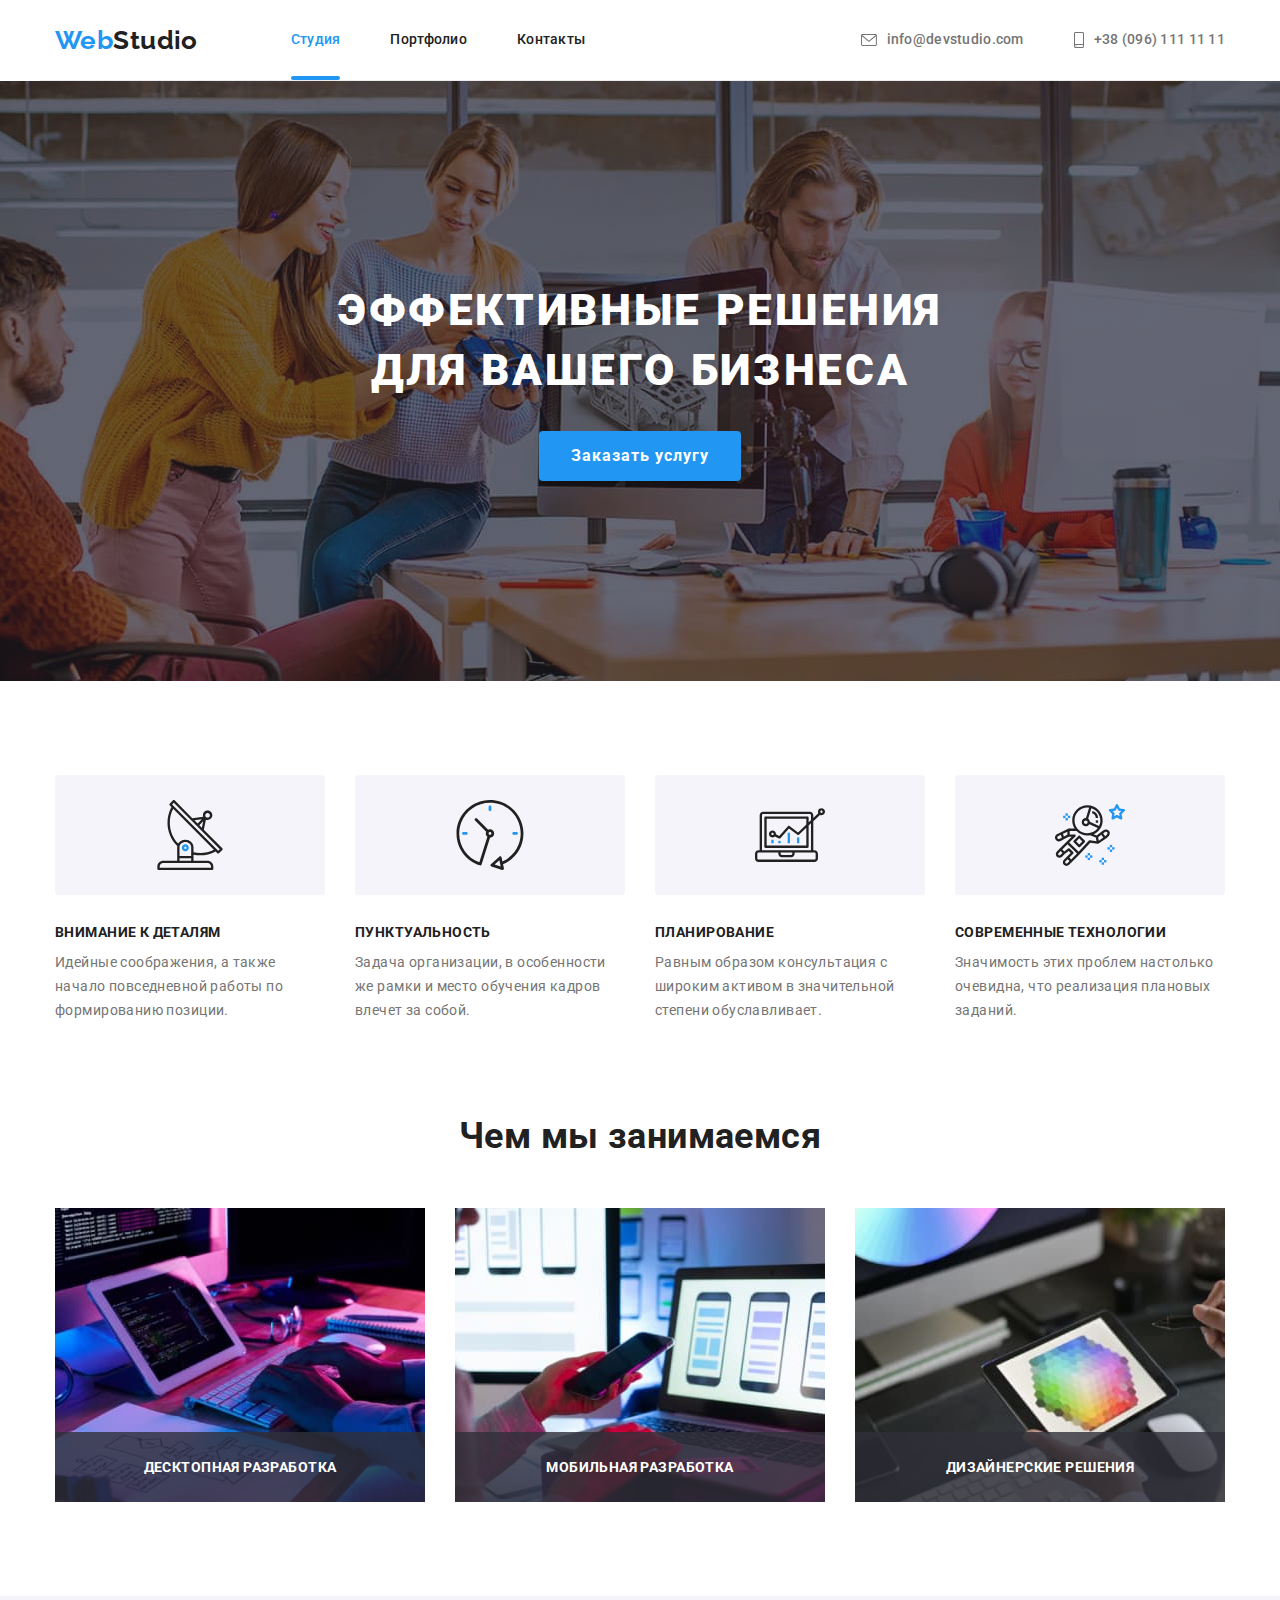
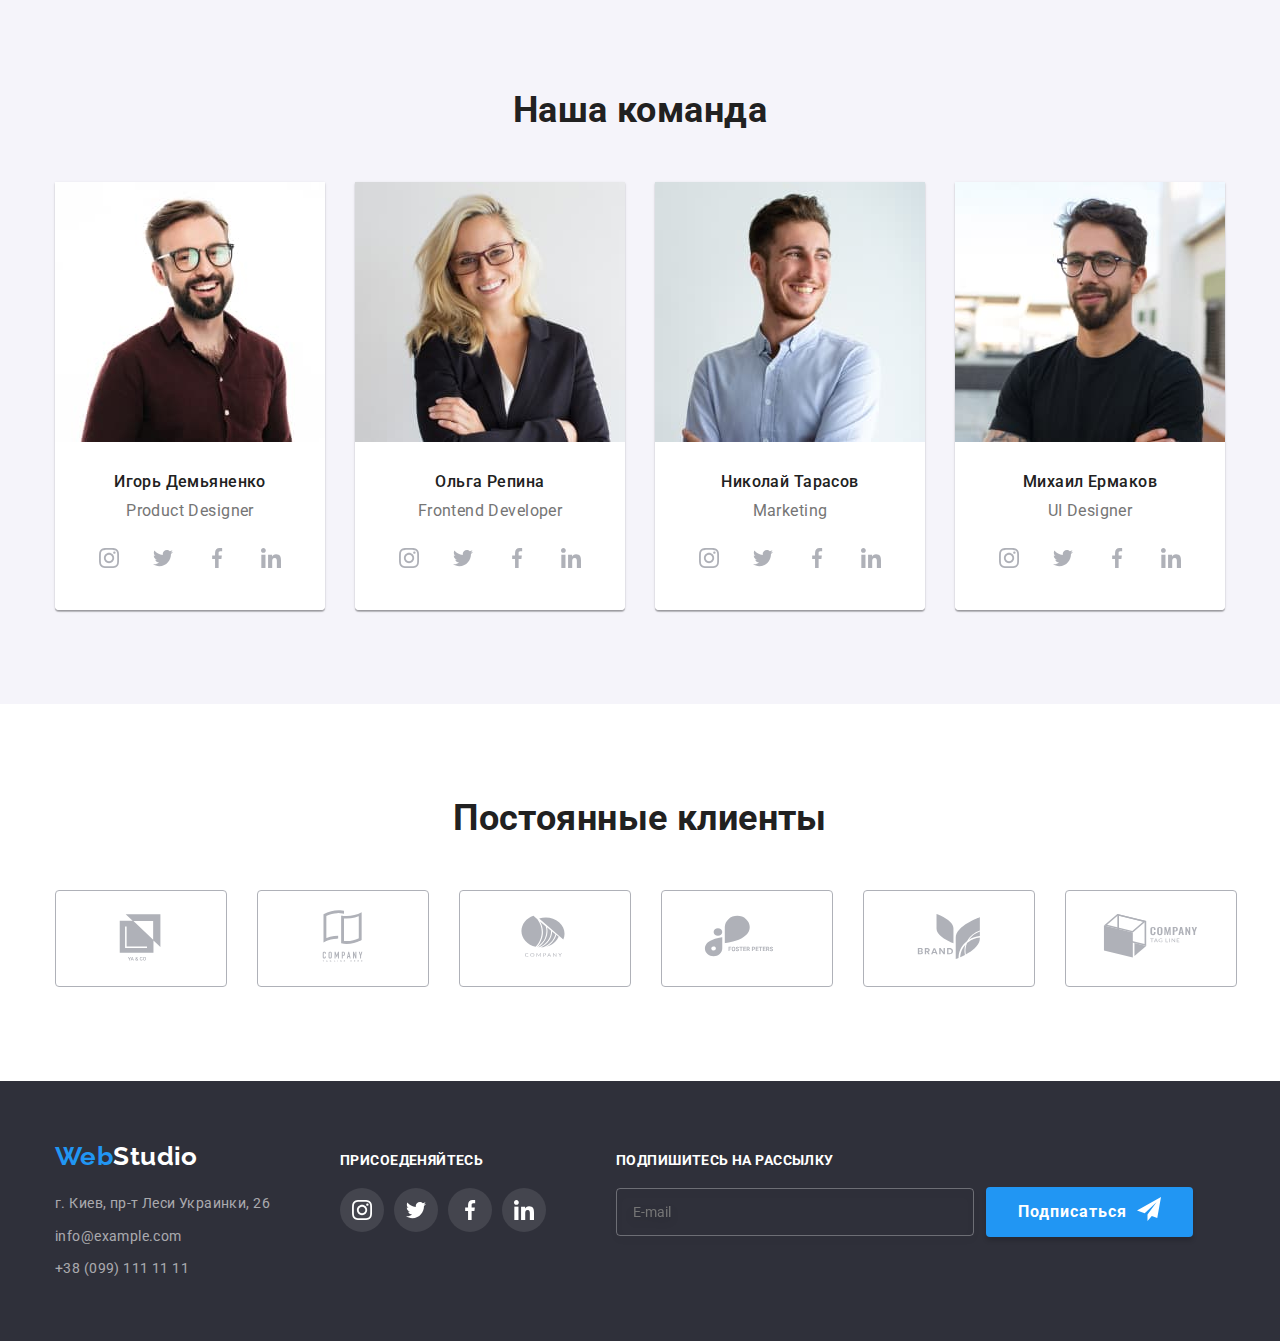
<file: index.html>
<!DOCTYPE html>
<html lang="ru">

<head>
	<meta charset="UTF-8">
	<meta http-equiv="X-UA-Compatible" content="IE=edge">
	<meta name="viewport" content="width=device-width, initial-scale=1.0">
	<title>Веб-студия</title>
	<link rel="icon" href="./images/ws.svg" sizes="512x512" type="image/svg">

	<link rel="preconnect" href="https://fonts.googleapis.com">
	<link rel="preconnect" href="https://fonts.gstatic.com" crossorigin>
	<link
		href="https://fonts.googleapis.com/css2?family=Raleway:wght@700&family=Roboto:wght@400;500;700;900&display=swap"
		rel="stylesheet">

	<link rel="stylesheet" href="https://cdnjs.cloudflare.com/ajax/libs/modern-normalize/1.1.0/modern-normalize.min.css">

	<link rel="stylesheet" href="./css/style.css">
</head>


<body>
	<!-- верхняя линия -->
	<header class="header-section container">
		<nav>
			<a class="logo" href="./index.html" lang="en"><span class="logo-1">Web</span>Studio</a>
			<ul class="nav">
				<li class="nav-item"><a class="nav__link link current" href="./index.html">Студия</a></li>
				<li class="nav-item"><a class="nav__link link" href="./portfolio.html">Портфолио</a></li>
				<li class="nav-item"><a class="nav__link link" href="./index.html">Контакты</a></li>
			</ul>
		</nav>

		<ul class="contacts">
			<li class="contacts-item">
				<a class="contacts-link link" href="mailto:info@devstudio.com">
					<svg class="contacts-icon envelope" width="16" height="12">
						<use href="./images/sprite.svg#envelope"></use>
					</svg>info@devstudio.com</a>
			</li>
			<li class="contacts-item">
				<a class="contacts-link link" href="tel:+380961111111">
					<svg class="contacts-icon" width="10" height="16">
						<use href="./images/sprite.svg#phone"></use>
					</svg>+38 (096) 111 11 11</a>
			</li>
		</ul>
	</header>

	<main>
		<!-- Шапка -->
		<section class="hero-section">
			<!-- Герой -->
			<div class="container">
				<h1 class="hero-title">Эффективные решения для вашего бизнеса</h1>
				<button type="button" class="btn hero-button" data-modal-open>Заказать услугу</button>

			</div>
		</section>

		<!-- Особенности -->
		<section class="section features-section">
			<div class="container">

				<h2 class="visibility-hiden">Особенности</h2>
				<ul class="features">
					<li class="features-item">
						<div class="features-svg-box">
							<svg class="features-svg" height="70" width="70">
								<use href="./images/sprite.svg#antenna"></use>
							</svg>
						</div>
						<h3 class="features__title">Внимание к деталям</h3>
						<p class="features__text">Идейные соображения, а также начало повседневной работы по формированию
							позиции.</p>
					</li>
					<li class="features-item">
						<div class="features-svg-box">
							<svg class="features-svg" height="70" width="70">
								<use href="./images/sprite.svg#clock"></use>
							</svg>
						</div>
						<h3 class="features__title">Пунктуальность</h3>
						<p class="features__text">Задача организации, в особенности же рамки и место обучения кадров влечет
							за
							собой.</p>
					</li>
					<li class="features-item">
						<div class="features-svg-box">
							<svg class="features-svg" height="70" width="70">
								<use href="./images/sprite.svg#diagram"></use>
							</svg>
						</div>
						<h3 class="features__title">Планирование</h3>
						<p class="features__text">Равным образом консультация с широким активом в значительной степени
							обуславливает.</p>
					</li>
					<li class="features-item">
						<div class="features-svg-box">
							<svg class="features-svg" height="70" width="70">
								<use href="./images/sprite.svg#astronaut"></use>
							</svg>
						</div>
						<h3 class="features__title">Современные технологии</h3>
						<p class="features__text">Значимость этих проблем настолько очевидна, что реализация плановых
							заданий.
						</p>
					</li>
				</ul>
			</div>
		</section>

		<!-- Чем мы занимаемся -->
		<section class="section skill-section">

			<div class="container">
				<h2 class="skill-title">Чем мы занимаемся</h2>
				<ul class="skill">
					<li class="skill-item">
						<img class="skill-img" src="./images/img.jpg" height="294" width="370" alt="Десктопная разработка">
						<div class="label">
							<h3 class="skill-name">Десктопная разработка</h3>
						</div>
					</li>
					<li class="skill-item">
						<img class="skill-img" src="./images/img-1.jpg" height="294" width="370" alt="Мобильная разработка">
						<div class="label">
							<h3 class="skill-name">Мобильная разработка</h3>
						</div>
					</li>
					<li class="skill-item">
						<img class="skill-img" src="./images/img-2.jpg" height="294" width="370" alt="Дизайнерские решения">
						<div class="label">
							<h3 class="skill-name">Дизайнерские решения</h3>
						</div>
					</li>
				</ul>
			</div>
		</section>


		<!-- Наша команда -->
		<section class="workers-section section">
			<div class="container">

				<h2 class="workers-section__title">Наша команда</h2>
				<ul class="workers">
					<li class="workers__card">
						<img src="./images/workers/img-3.jpg" height="260" width="270" alt="Фото Игоря Демьяненко">
						<div class="card-content">
							<h3 class="workers__card-title">Игорь Демьяненко</h3>
							<p class="workers__card-text">Product Designer</p>
							<ul class="card-media">
								<li class="media-item">
									<a href="www.instagram.com" class="media-link"><svg class="icon">
											<use href="./images/sprite.svg#instagram"></use>
										</svg>
									</a>
								</li>
								<li class="media-item">
									<a href="twitter.com" class="media-link"><svg class="icon">
											<use href="./images/sprite.svg#twitter">
											</use>
										</svg></a>
								</li>
								<li class="media-item">
									<a href="" class="media-link"><svg class="icon">
											<use href="./images/sprite.svg#facebook">
											</use>
										</svg></a>
								</li>
								<li class="media-item">
									<a href="https://www.linkedin.com" class="media-link"><svg class="icon">
											<use href="./images/sprite.svg#linkedin">
											</use>
										</svg></a>
								</li>
							</ul>
						</div>
					</li>

					<li class="workers__card">
						<img src="./images/workers/img-4.jpg" height="260" width="270" alt="Фото Ольги Репиной">
						<div class="card-content">
							<h3 class="workers__card-title">Ольга Репина</h3>
							<p class="workers__card-text">Frontend Developer</p>
							<ul class="card-media">
								<li class="media-item">
									<a href="www.instagram.com" class="media-link"><svg class="icon">
											<use href="./images/sprite.svg#instagram"></use>
										</svg>
									</a>
								</li>
								<li class="media-item">
									<a href="twitter.com" class="media-link"><svg class="icon">
											<use href="./images/sprite.svg#twitter">
											</use>
										</svg></a>
								</li>
								<li class="media-item">
									<a href="" class="media-link"><svg class="icon">
											<use href="./images/sprite.svg#facebook">
											</use>
										</svg></a>
								</li>
								<li class="media-item">
									<a href="https://www.linkedin.com" class="media-link"><svg class="icon">
											<use href="./images/sprite.svg#linkedin">
											</use>
										</svg></a>
								</li>
							</ul>
						</div>
					</li>

					<li class="workers__card">
						<img src="./images/workers/img-5.jpg" height="260" width="270" alt="Фото Николая Тарасова">
						<div class="card-content">
							<h3 class="workers__card-title">Николай Тарасов</h3>
							<p class="workers__card-text">Marketing</p>
							<ul class="card-media">
								<li class="media-item">
									<a href="www.instagram.com" class="media-link"><svg class="icon">
											<use href="./images/sprite.svg#instagram"></use>
										</svg>
									</a>
								</li>
								<li class="media-item">
									<a href="twitter.com" class="media-link"><svg class="icon">
											<use href="./images/sprite.svg#twitter">
											</use>
										</svg></a>
								</li>
								<li class="media-item">
									<a href="" class="media-link"><svg class="icon">
											<use href="./images/sprite.svg#facebook">
											</use>
										</svg></a>
								</li>
								<li class="media-item">
									<a href="https://www.linkedin.com" class="media-link"><svg class="icon">
											<use href="./images/sprite.svg#linkedin">
											</use>
										</svg></a>
								</li>
							</ul>
						</div>
					</li>

					<li class="workers__card">
						<img src="./images/workers/img-6.jpg" height="260" width="270" alt="Фото Михаила Ермакова">
						<div class="card-content">
							<h3 class="workers__card-title">Михаил Ермаков</h3>
							<p class="workers__card-text">UI Designer</p>
							<ul class="card-media">
								<li class="media-item">
									<a href="www.instagram.com" class="media-link">
										<svg class="icon">
											<use href="./images/sprite.svg#instagram"></use>
										</svg>
									</a>
								</li>
								<li class="media-item">
									<a href="twitter.com" class="media-link"><svg class="icon">
											<use href="./images/sprite.svg#twitter">
											</use>
										</svg></a>
								</li>
								<li class="media-item">
									<a href="" class="media-link"><svg class="icon">
											<use href="./images/sprite.svg#facebook">
											</use>
										</svg></a>
								</li>
								<li class="media-item">
									<a href="https://www.linkedin.com" class="media-link">
										<svg class="icon">
											<use href="./images/sprite.svg#linkedin">
											</use>
										</svg></a>
								</li>
							</ul>
						</div>
					</li>
				</ul>
			</div>
		</section>

		<!-- Постоянные клиенты -->
		<section class="client-section section">
			<div class="container">
				<h2 class="client-title">Постоянные клиенты</h2>
				<ul class="clients">
					<li class="client-item">
						<a class="client-link" href="#">
							<svg class="client-logo" height="60" width="106">
								<use href="./images/sprite.svg#logo"></use>
							</svg>
						</a>
					</li>
					<li class="client-item">
						<a class="client-link" href="#">
							<svg class="client-logo" height="60" width="106">
								<use href="./images/sprite.svg#logo-1"></use>
							</svg>
						</a>
					</li>
					<li class="client-item">
						<a class="client-link" href="#">
							<svg class="client-logo" height="60" width="106">
								<use href="./images/sprite.svg#logo-2"></use>
							</svg>
						</a>
					</li>
					<li class="client-item">
						<a class="client-link" href="#">
							<svg class="client-logo" height="60" width="106">
								<use href="./images/sprite.svg#logo-3"></use>
							</svg>
						</a>
					</li>
					<li class="client-item">
						<a class="client-link" href="#">
							<svg class="client-logo" height="60" width="106">
								<use href="./images/sprite.svg#logo-4"></use>
							</svg>
						</a>
					</li>
					<li class="client-item">
						<a class="client-link" href="#">
							<svg class="client-logo" height="60" width="106">
								<use href="./images/sprite.svg#logo-5"></use>
							</svg>
						</a>
					</li>
				</ul>
			</div>
		</section>
	</main>

	<!-- Подвал -->
	<footer class="footer-section">

		<div class="container footer-container">
			<div class="address">
				<a class="logo logo--contrast" href="./index.html">
					<span class="logo-1">Web</span>Studio</a>
				<address>
					<ul class="address">
						<li class="address-item street">
							<a class="address-link link" target="_blank"
								href="https://www.google.com.ua/maps/place/бул.+Леси+Украинки,+26,+Киев">
								г. Киев, пр-т Леси Украинки, 26</a>
						</li>
						<li class="address-item"><a class="address-link link"
								href="mailto:info@example.com">info@example.com</a>
						</li>
						<li class="address-item"><a class="address-link link" href="tel:+380991111111">+38 (099) 111 11 11</a>
						</li>
					</ul>
				</address>
			</div>

			<div class="join">
				<h2 class="join-title">Присоеденяйтесь</h2>
				<ul class="join-list">
					<li class="join-item">
						<a class="join-link" href="https://www.instagram.com">
							<svg class="icon">
								<use href="./images/sprite.svg#instagram">
								</use>
							</svg></a>
					</li>
					<li class="join-item">
						<a class="join-link" href="https://twitter.com">
							<svg class="icon">
								<use href="./images/sprite.svg#twitter">
								</use>
							</svg></a>
					</li>
					<li class="join-item">
						<a class="join-link" href="https://www.facebook.com">
							<svg class="icon">
								<use href="./images/sprite.svg#facebook">
								</use>
							</svg></a>
					</li>
					<li class="join-item">
						<a class="join-link" href="https://www.linkedin.com">
							<svg class="icon">
								<use href="./images/sprite.svg#linkedin">
								</use>
							</svg></a>
					</li>
				</ul>
			</div>
			<div class="subscribe">
				<h2 class="subscribe-title">Подпишитесь на рассылку</h2>
				<form class="footer-form">
					<input class="footer-input" type="email" placeholder="E-mail">
					<button class="footer-btn btn" type="submit">Подписаться
						<svg class="subscribe-btn-svg" width="24" height="24">
							<use href="./images/sprite.svg#telegram-plane"></use>
						</svg>
					</button>
				</form>
			</div>
		</div>
	</footer>

	<div class="backdrop is-hidden" data-modal>
		<div class="modal">
			<button type="button" class="modal-close" data-modal-close>
				<svg width="11" height="11">
					<use href="./images/sprite.svg#cross"></use>
				</svg>
			</button>
			<h2 class="modal-title">Оставьте свои данные, мы вам перезвоним</h2>
			<form class="form" autocomplete="on">
				<label class="form-field">Имя
					<input class="form-input" type="text" name="name">
					<svg class="form-input-svg" width="18" height="18">
						<use href="./images/sprite.svg#form-person"></use>
					</svg>
				</label>

				<label class="form-field">Телефон
					<input class="form-input" type="tel" name="tel">
					<svg class="form-input-svg" width="18" height="18">
						<use href="./images/sprite.svg#form-phone"></use>
					</svg>
				</label>

				<label class="form-field">Почта
					<input class="form-input" type="email" name="mail">
					<svg class="form-input-svg" width="18" height="18">
						<use href="./images/sprite.svg#form-mail"></use>
					</svg>
				</label>

				<label class="form-field">Комментарий
					<textarea class="form-input comment" name="comment" id="comment" rows="8"
						placeholder="Введите текст"></textarea>
				</label>

				<label class="form-field-policy">
					<input class="form-checkbox" type="checkbox">
					<span class="checkbox-icon"></span>
					Соглашаюсь с рассылкой и принимаю <a href="#" class="policy-link">Условия
						договора</a>
				</label>

				<button class="submit-btn btn" type="submit">Отправить</button>
			</form>

		</div>
	</div>

	<script src="./js/modal.js"></script>
</body>

</html>
</file>
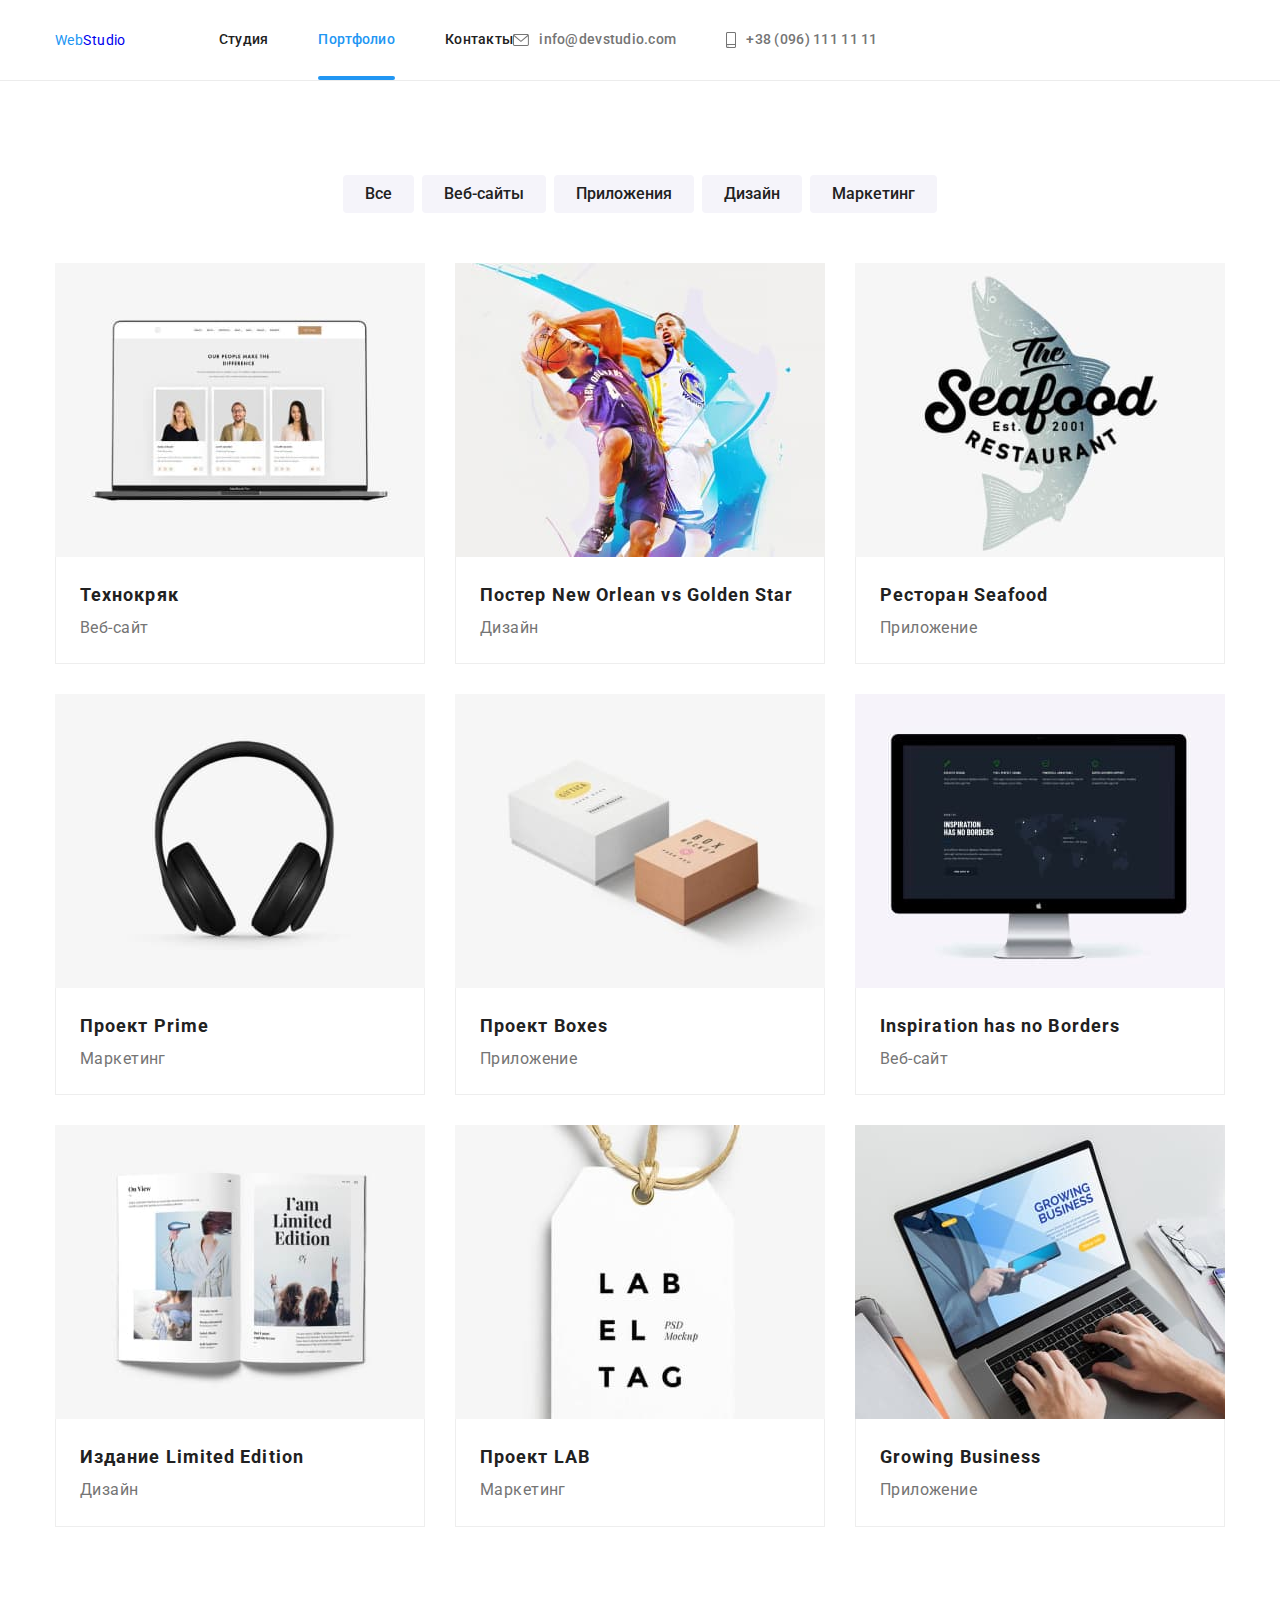
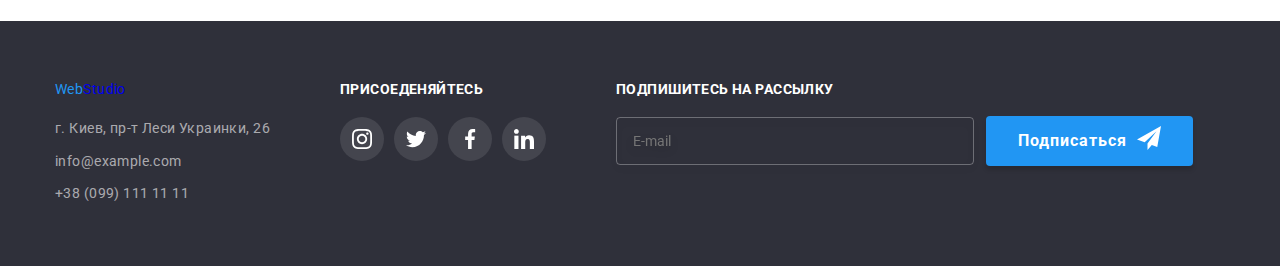
<file: portfolio.html>
<!DOCTYPE html>
<html lang="ru">

<head>
	<meta charset="UTF-8">
	<meta http-equiv="X-UA-Compatible" content="IE=edge">
	<meta name="viewport" content="width=device-width, initial-scale=1.0">
	<title>Портфолио</title>
	<link rel="icon" href="./images/ws.svg" sizes="512x512" type="image/svg">

	<link rel="preconnect" href="https://fonts.googleapis.com">
	<link rel="preconnect" href="https://fonts.gstatic.com" crossorigin>
	<link
		href="https://fonts.googleapis.com/css2?family=Raleway:wght@700&family=Roboto:wght@400;500;700;900&display=swap"
		rel="stylesheet">

	<link rel="stylesheet" href="https://cdnjs.cloudflare.com/ajax/libs/modern-normalize/1.1.0/modern-normalize.min.css">

	<link rel="stylesheet" href="./css/style.css">
</head>

<body>
	<header class="header-section">
		<div class="container flex">
			<nav>
				<a class="nav__logo" href="./index.html"><span class="logo-1">Web</span>Studio</a>
				<ul class="nav">
					<li class="nav-item"><a class="nav__link link" href="./index.html">Студия</a></li>
					<li class="nav-item"><a class="nav__link link current" href="./portfolio.html">Портфолио</a></li>
					<li class="nav-item"><a class="nav__link link" href="./index.html">Контакты</a></li>
				</ul>
			</nav>

			<ul class="contacts">
				<li class="contacts-item">
					<a class="contacts-link link" href="mailto:info@devstudio.com">
						<svg class="contacts-icon envelope" width="16" height="12">
							<use href="./images/sprite.svg#envelope"></use>
						</svg>info@devstudio.com</a>
				</li>
				<li class="contacts-item">
					<a class="contacts-link link" href="tel:+380961111111">
						<svg class="contacts-icon" width="10" height="16">
							<use href="./images/sprite.svg#phone"></use>
						</svg>+38 (096) 111 11 11</a>
				</li>
			</ul>
		</div>
	</header>

	<main>
		<section class="section">
			<div class="container">

				<h1 class="visibility-hiden">Проэкты</h1>

				<!-- Фильтр -->
				<ul class="filter-section">
					<li class="filter-item">
						<button type="button" class="filter__button">Все</button>
					</li>
					<li class="filter-item">
						<button type="button" class="filter__button">Веб-сайты</button>
					</li>
					<li class="filter-item">
						<button type="button" class="filter__button">Приложения</button>
					</li>
					<li class="filter-item">
						<button type="button" class="filter__button">Дизайн</button>
					</li>
					<li class="filter-item">
						<button type="button" class="filter__button">Маркетинг</button>
					</li>
				</ul>

				<!-- Проэкты-->
				<ul class="projects-section">
					<li class="project-item">
						<article>
							<a class="project-link" href="#">
								<div class="project-thumb"><img src="./images/portfolio/img.jpg" height="294" width="370"
										alt="Технокряк">
									<p class="project-description">Технокряк это современная площадка распространения
										коронавируса.
										Компании используют эту платформу для цифрового шпионажа и атак на защищённые сервера
										конкурентов.</p>
								</div>
								<div class="project-content">
									<h2 class="project-title">Технокряк</h2>
									<p class="project-text">Веб-сайт</p>
								</div>
							</a>
						</article>
					</li>
					<li class="project-item">
						<article>
							<a class="project-link" href="#">
								<div class="project-thumb">
									<img src="./images/portfolio/img-1.jpg" height="294" width="370"
										alt="Постер New Orlean vs Golden Star">
									<p class="project-description">Технокряк это современная площадка распространения
										коронавируса.
										Компании используют эту платформу для цифрового шпионажа и атак на защищённые сервера
										конкурентов.</p>
								</div>
								<div class="project-content">
									<h2 class="project-title">Постер New Orlean vs Golden Star</h2>
									<p class="project-text">Дизайн</p>
								</div>
							</a>
						</article>
					</li>
					<li class="project-item">
						<article>
							<a class="project-link" href="#">
								<div class="project-thumb">
									<img src="./images/portfolio/img-2.jpg" height="294" width="370" alt="Ресторан Seafood">
									<p class="project-description">Технокряк это современная площадка распространения
										коронавируса.
										Компании используют эту платформу для цифрового шпионажа и атак на защищённые сервера
										конкурентов.</p>
								</div>
								<div class="project-content">
									<h2 class="project-title">Ресторан Seafood</h2>
									<p class="project-text">Приложение</p>
								</div>
							</a>
						</article>
					</li>
					<li class="project-item">
						<article>
							<a class="project-link" href="#">
								<div class="project-thumb">
									<img src="./images/portfolio/img-3.jpg" height="294" width="370" alt="Проект Prime">
									<p class="project-description">Технокряк это современная площадка распространения
										коронавируса.
										Компании используют эту платформу для цифрового шпионажа и атак на защищённые сервера
										конкурентов.</p>
								</div>
								<div class="project-content">
									<h2 class="project-title">Проект Prime</h2>
									<p class="project-text">Маркетинг</p>
								</div>
							</a>
						</article>
					</li>
					<li class="project-item">
						<article>
							<a class="project-link" href="#">
								<div class="project-thumb">
									<img src="./images/portfolio/img-4.jpg" height="294" width="370" alt="Проект Boxes">
									<p class="project-description">Технокряк это современная площадка распространения
										коронавируса.
										Компании используют эту платформу для цифрового шпионажа и атак на защищённые сервера
										конкурентов.</p>
								</div>
								<div class="project-content">
									<h2 class="project-title">Проект Boxes</h2>
									<p class="project-text">Приложение</p>
								</div>
							</a>
						</article>
					</li>
					<li class="project-item">
						<article>
							<a class="project-link" href="#">
								<div class="project-thumb">
									<img src="./images/portfolio/img-5.jpg" height="294" width="370"
										alt="Inspiration has no Borders">
									<p class="project-description">Технокряк это современная площадка распространения
										коронавируса.
										Компании используют эту платформу для цифрового шпионажа и атак на защищённые сервера
										конкурентов.</p>
								</div>
								<div class="project-content">
									<h2 class="project-title">Inspiration has no Borders</h2>
									<p class="project-text">Веб-сайт</p>
								</div>
							</a>
						</article>
					</li>
					<li class="project-item">
						<article>
							<a class="project-link" href="#">
								<div class="project-thumb">
									<img src="./images/portfolio/img-6.jpg" height="294" width="370"
										alt="Издание Limited Edition">
									<p class="project-description">Технокряк это современная площадка распространения
										коронавируса.
										Компании используют эту платформу для цифрового шпионажа и атак на защищённые сервера
										конкурентов.</p>
								</div>
								<div class="project-content">
									<h2 class="project-title">Издание Limited Edition</h2>
									<p class="project-text">Дизайн</p>
								</div>
							</a>
						</article>
					</li>
					<li class="project-item">
						<article>
							<a class="project-link" href="#">
								<div class="project-thumb">
									<img src="./images/portfolio/img-7.jpg" height="294" width="370" alt="роект LAB">
									<p class="project-description">Технокряк это современная площадка распространения
										коронавируса.
										Компании используют эту платформу для цифрового шпионажа и атак на защищённые сервера
										конкурентов.</p>
								</div>
								<div class="project-content">
									<h2 class="project-title">Проект LAB</h2>
									<p class="project-text">Маркетинг</p>
								</div>
							</a>
						</article>
					</li>
					<li class="project-item">
						<article>
							<a class="project-link" href="#">
								<div class="project-thumb"><img src="./images/portfolio/img-8.jpg" height="294" width="370"
										alt="Growing Business">
									<p class="project-description">Технокряк это современная площадка распространения
										коронавируса.
										Компании используют эту платформу для цифрового шпионажа и атак на защищённые сервера
										конкурентов.</p>
								</div>
								<div class="project-content">
									<h2 class="project-title">Growing Business</h2>
									<p class="project-text">Приложение</p>
								</div>
							</a>
						</article>
					</li>
				</ul>
			</div>
		</section>
	</main>

	<!-- Подвал -->
	<footer class="footer-section">

		<div class="container footer-container">
			<div class="address">
				<a class="footer-logo" href="./index.html"><span class="logo-1">Web</span>Studio</a>
				<address>
					<ul class="address">
						<li class="address-item street">
							<a class="address-link link" target="_blank"
								href="https://www.google.com.ua/maps/place/бул.+Леси+Украинки,+26,+Киев">
								г. Киев, пр-т Леси Украинки, 26</a>
						</li>
						<li class="address-item"><a class="address-link link"
								href="mailto:info@example.com">info@example.com</a>
						</li>
						<li class="address-item"><a class="address-link link" href="tel:+380991111111">+38 (099) 111 11 11</a>
						</li>
					</ul>
				</address>
			</div>

			<div class="join">
				<h2 class="join-title">Присоеденяйтесь</h2>
				<ul class="join-list">
					<li class="join-item">
						<a class="join-link" href="https://www.instagram.com">
							<svg class="icon">
								<use href="./images/sprite.svg#instagram">
								</use>
							</svg></a>
					</li>
					<li class="join-item">
						<a class="join-link" href="https://twitter.com">
							<svg class="icon">
								<use href="./images/sprite.svg#twitter">
								</use>
							</svg></a>
					</li>
					<li class="join-item">
						<a class="join-link" href="https://www.facebook.com">
							<svg class="icon">
								<use href="./images/sprite.svg#facebook">
								</use>
							</svg></a>
					</li>
					<li class="join-item">
						<a class="join-link" href="https://www.linkedin.com">
							<svg class="icon">
								<use href="./images/sprite.svg#linkedin">
								</use>
							</svg></a>
					</li>
				</ul>
			</div>
			<div class="subscribe">
				<h2 class="subscribe-title">Подпишитесь на рассылку</h2>
				<form class="footer-form">
					<input class="footer-input" type="email" placeholder="E-mail">
					<button class="footer-btn btn" type="submit">Подписаться
						<svg class="subscribe-btn-svg" width="24" height="24">
							<use href="./images/sprite.svg#telegram-plane"></use>
						</svg>
					</button>
				</form>
			</div>
		</div>
	</footer>
</body>

</html>
</file>
<file: css/style.css>
a,
a:visited {
	text-decoration: none;
}
h1,
h2,
h3,
p {
	margin: 0;
}
ul {
	list-style: none;
	margin: 0;
	padding: 0;
}
img {
	display: block;
	max-width: 100%;
	height: auto;
}
:root {
	--brand-color: #2196f3;
	--btn-second: #188ce8;
	--primery-text-color: #757575;
	--secondary-text-color: #212121;
	--bg-color: #ffffff;
	--secondary-bg: #2f303a;
	--third-bg: #f5f4fa;
	--item-gap: 30px;
}
body {
	font-family: "Roboto", sans-serif;
	letter-spacing: 0.03em;
	color: var(--primery-text-color);
	font-size: 14px;
}
.container {
	width: 1200px;
	padding-left: 15px;
	padding-right: 15px;

	margin-left: auto;
	margin-right: auto;
}
.section {
	padding-top: 94px;
	padding-bottom: 94px;
}
.link:hover,
.link:focus {
	color: var(--brand-color);
	fill: var(--brand-color);
}
.btn:hover,
.btn:focus {
	background-color: var(--btn-second);
}
/* -------Хедер------- */
.header-section {
	display: flex;
	align-items: center;
	justify-content: space-between;

	background: var(--bg-color);
	border-bottom: 1px solid #ececec;
}
.flex {
	display: flex;
}
.logo {
	font-family: "Raleway", sans-serif;
	font-weight: 700;
	font-size: 26px;
	line-height: 1.19;
	color: var(--secondary-text-color);
}
.logo-1 {
	color: var(--brand-color);
}
nav {
	display: flex;
	align-items: center;
}
.nav {
	display: flex;

	margin-left: 93px;
}
.nav-item:not(:first-child) {
	margin-left: 50px;
}
.nav-item {
}
.nav__link {
	position: relative;
	display: block;
	font-weight: 500;
	line-height: 1.14;
	letter-spacing: 0.02em;

	padding-top: 32px;
	padding-bottom: 32px;

	transition: color 250ms cubic-bezier(0.4, 0, 0.2, 1), fill 250ms cubic-bezier(0.4, 0, 0.2, 1);
	color: var(--secondary-text-color);
}
.contacts {
	display: flex;
	align-items: center;
}
.contacts-item:not(:first-child) {
	margin-left: 50px;
}
.contacts-icon {
	fill: currentColor;
	margin-right: 10px;
}
.contacts-link {
	display: flex;
	align-items: center;
	font-weight: 500;
	line-height: 1.14;
	letter-spacing: 0.02em;

	transition: color 250ms cubic-bezier(0.4, 0, 0.2, 1), fill 250ms cubic-bezier(0.4, 0, 0.2, 1);
	color: var(--primery-text-color);
}
.current {
	color: var(--brand-color);
}
.current::after {
	content: "";

	position: absolute;
	left: 0;
	bottom: 0;

	display: block;
	width: 100%;
	height: 4px;
	border-radius: 2px;

	background: var(--brand-color);
}
/* -------Герой------- */
.hero-section {
	text-align: center;
	padding-top: 200px;
	padding-bottom: 200px;

	background-color: var(--secondary-bg);
	background-image: linear-gradient(to right, rgba(47, 48, 58, 0.4), rgba(47, 48, 58, 0.4)), url(../images/bg/bg.jpg);
	background-repeat: no-repeat;
	background-position: center;
	background-size: cover;
}
.hero-title {
	font-weight: 900;
	font-size: 44px;
	line-height: 1.36;
	width: 700px;

	margin-right: auto;
	margin-left: auto;

	letter-spacing: 0.06em;
	text-transform: uppercase;

	color: var(--bg-color);
}

.btn {
	cursor: pointer;
	font-family: "roboto", sans-serif;
	font-weight: 700;
	font-size: 16px;
	line-height: 1.9;
	letter-spacing: 0.06em;

	padding: 10px 32px;
	border: 0px;

	color: var(--bg-color);

	background-color: var(--brand-color);
	box-shadow: 0px 4px 4px rgba(0, 0, 0, 0.15);
	border-radius: 4px;
	transition: background-color 250ms cubic-bezier(0.4, 0, 0.2, 1);
}
.hero-button {
	margin-top: 30px;
}
.backdrop {
	position: fixed;
	top: 0;
	left: 0;
	width: 100vw;
	height: 100vh;
	opacity: 1;

	transition: opacity 250ms cubic-bezier(0.4, 0, 0.2, 1);

	background: rgba(0, 0, 0, 0.2);
}
.backdrop.is-hidden {
	opacity: 0;
	pointer-events: none;
}

/* ------- Modal ------- */
.modal {
	position: absolute;
	top: 50%;
	left: 50%;
	max-width: 528px;
	transform: translate(-50%, -50%);

	padding: 40px;

	border-radius: 3px;
	background: #fff;
}
.modal-close {
	position: fixed;
	top: 8px;
	right: 8px;
	width: 30px;
	height: 30px;

	display: flex;
	align-items: center;
	justify-content: center;

	cursor: pointer;
	background: #ffffff;
	border: 1px solid rgba(0, 0, 0, 0.1);
	border-radius: 50%;
}
.modal-close:hover,
.modal-close:focus {
	fill: var(--brand-color);
}
.modal-title {
	font-size: 20px;
	line-height: 23px;

	color: var(--secondary-text-color);
}
.form {
	margin-top: 12px;
}
.form-field {
	position: relative;
	display: flex;
	flex-direction: column;
	align-items: flex-start;

	font-family: "Roboto";
	font-size: 12px;
	line-height: 1.16;
	letter-spacing: 0.01em;

	margin-top: 10px;
}
.form-input {
	width: 100%;
	margin-top: 4px;
	resize: none;

	padding: 11px 35px;

	border: 1px solid rgba(33, 33, 33, 0.2);
	border-radius: 4px;
	transition: border 250ms cubic-bezier(0.4, 0, 0.2, 1);
}
.form-input-svg {
	position: absolute;
	top: 27px;
	left: 12px;
	transition: fill 250ms cubic-bezier(0.4, 0, 0.2, 1);
}
.form-input:focus {
	border: 1px solid var(--brand-color);
	outline: none;
}
.form-input:focus + .form-input-svg {
	fill: var(--brand-color);
}
.form-input.comment {
	padding: 12px 16px;
}
.form-field-policy {
	display: flex;
	margin-top: 20px;
}
.form-checkbox {
	position: absolute;
	width: 1px;
	height: 1px;
	margin: -1px;
	border: 0;
	padding: 0;
	clip: rect(0 0 0 0);
	overflow: hidden;
}
.form-checkbox:hover + .checkbox-icon,
.form-checkbox:focus + .checkbox-icon {
	border-color: var(--brand-color);
}
.checkbox-icon {
	display: inline-block;
	margin-right: 8px;
	width: 16px;
	height: 15px;
	border: 2px solid var(--secondary-text-color);
	border-radius: 2px;
	transition: background-color 250ms cubic-bezier(0.4, 0, 0.2, 1), border-color 250ms cubic-bezier(0.4, 0, 0.2, 1),
		background-image 250ms cubic-bezier(0.4, 0, 0.2, 1);
}
.form-checkbox:checked + .checkbox-icon {
	border-color: var(--brand-color);
	background-color: var(--brand-color);
	background-image: url(../images/icon-check.svg);
	background-size: contain;
	background-origin: border-box;
}
.policy-link {
	color: var(--brand-color);
	text-decoration: underline;
	transition: color 250ms cubic-bezier(0.4, 0, 0.2, 1);
}
.policy-link:hover,
.policy-link:focus {
	color: var(--btn-second);
	text-decoration: none;
}
.submit-btn {
	display: block;
	margin-top: 30px;
	margin-left: auto;
	margin-right: auto;
}
/* -------Особенности------- */
.features-section {
}
.visibility-hiden {
	position: absolute;
	width: 1px;
	height: 1px;
	margin: -1px;
	border: 0;
	padding: 0;
	clip: rect(0 0 0 0);
	overflow: hidden;
}
.features {
	display: flex;
}
.features-item {
	width: calc((100% - 90px) / 4);
}
.features-svg-box {
	display: flex;
	justify-content: center;
	padding: 25px 0;
	background: var(--third-bg);
	border-radius: 4px;
}
.features-svg {
}
.features-item:not(:first-child) {
	margin-left: var(--item-gap);
}
.features__title {
	font-weight: 700;
	font-size: 14px;
	line-height: 1.14;
	text-transform: uppercase;

	margin-top: 30px;

	color: var(--secondary-text-color);
}
.features__text {
	font-weight: 400;
	font-size: 14px;
	line-height: 1.7;

	margin-top: 10px;
}

/* -------Чем мы занимаемся------- */
.skill-section {
	padding-top: 0;
}
.skill-title {
	font-weight: 700;
	font-size: 36px;
	line-height: 1.16;
	text-align: center;

	color: var(--secondary-text-color);
}
.skill {
	display: flex;
	margin-top: 50px;
}
.skill-item {
	position: relative;
}
.skill-item:not(:first-child) {
	margin-left: var(--item-gap);
}
.skill-img {
}
.label {
	position: absolute;
	bottom: 0;
	width: 100%;
	padding: 27px 0;
	background: rgba(47, 48, 58, 0.8);
}
.skill-name {
	font-weight: 700;
	font-size: 14px;
	line-height: 16px;
	text-align: center;
	letter-spacing: 0.03em;
	text-transform: uppercase;

	color: var(--bg-color);
}

/* -------Наша команда------- */
.workers-section {
	background: var(--third-bg);
	text-align: center;
}
.workers-section__title {
	font-weight: 700;
	font-size: 36px;
	line-height: 1.16;

	color: var(--secondary-text-color);
}
.workers {
	display: flex;
	margin-top: 50px;
}
.workers__card:not(:first-child) {
	margin-left: var(--item-gap);
}
.workers__card {
	box-shadow: 0px 1px 3px rgba(0, 0, 0, 0.12), 0px 1px 1px rgba(0, 0, 0, 0.14), 0px 2px 1px rgba(0, 0, 0, 0.2);
	border-radius: 0px 0px 4px 4px;

	overflow: hidden;
}
.card-content {
	padding-top: 30px;
	padding-bottom: 30px;

	background-color: var(--bg-color);
}
.workers__card-title {
	font-weight: 500;
	font-size: 16px;
	line-height: 1.2;

	color: var(--secondary-text-color);
}
.workers__card-text {
	font-weight: 400;
	font-size: 16px;
	line-height: 1.19;

	margin-top: 10px;
}
.card-media {
	display: flex;
	margin-top: 16px;
	justify-content: center;
}
.media-item:not(:first-child) {
	margin-left: 10px;
}
.media-item {
}
.media-link {
	display: flex;
	align-items: center;
	justify-content: center;
	height: 44px;
	width: 44px;
	border-radius: 50%;

	fill: #afb1b8;

	transition: fill 250ms cubic-bezier(0.4, 0, 0.2, 1), background-color 250ms cubic-bezier(0.4, 0, 0.2, 1);
}
.media-link:focus,
.media-link:hover {
	fill: var(--bg-color);
	background-color: var(--brand-color);
}
.icon {
	height: 20px;
	width: 20px;
}
/* -------Наши клиенты------- */
.client-section {
}
.client-title {
	font-weight: 700;
	font-size: 36px;
	line-height: 1.16;
	text-align: center;

	color: var(--secondary-text-color);
}
.clients {
	display: flex;
	margin-top: 50px;
}
.client-item:not(:first-child) {
	margin-left: var(--item-gap);
}
.client-link {
	display: block;

	padding: 16px 32px;

	fill: #afb1b8;
	border: 1px solid #afb1b8;
	border-radius: 4px;

	transition: fill 250ms cubic-bezier(0.4, 0, 0.2, 1), border-color 250ms cubic-bezier(0.4, 0, 0.2, 1);
}
.client-link:focus,
.client-link:hover {
	fill: var(--brand-color);
	border-color: var(--brand-color);
}
.client-logo {
}

/* -------Подвал------- */
.footer-section {
	padding-top: 60px;
	padding-bottom: 60px;
	background-color: var(--secondary-bg);
}
.footer-container {
	display: flex;
	align-items: baseline;
}
.address-container {
}
.logo--contrast {
	color: var(--bg-color);
}
address {
	margin-top: 20px;
}
.street {
	color: var(--bg-color);
}
.address-item:not(:first-child) {
	margin-top: 9px;
}
.address-link {
	font-style: normal;
	font-weight: 400;
	font-size: 14px;
	line-height: 1.7;

	color: rgba(255, 255, 255, 0.6);

	transition: color 250ms cubic-bezier(0.4, 0, 0.2, 1);
}

.join {
	margin-left: 70px;
}
.join-title {
	font-weight: 700;
	font-size: 14px;
	line-height: 16px;
	text-transform: uppercase;

	color: var(--bg-color);
}
.join-list {
	display: flex;
	margin-top: 20px;
}
.join-item:not(:first-child) {
	margin-left: 10px;
}
.join-link {
	display: block;
	height: 44px;
	width: 44px;
	border-radius: 50%;

	padding: 12px;
	fill: var(--bg-color);
	background: rgba(255, 255, 255, 0.1);

	transition: background 250ms cubic-bezier(0.4, 0, 0.2, 1);
}
.join-link:hover,
.join-link:focus {
	background: var(--brand-color);
}
.subscribe {
	margin-left: 70px;
}
.subscribe-title {
	font-style: normal;
	font-size: 14px;
	text-transform: uppercase;

	color: var(--bg-color);
}
.footer-form {
	display: flex;
	flex-direction: row;
	align-items: baseline;
}
.footer-input {
	width: 358px;
	margin-top: 20px;
	padding: 15px 16px;

	background: inherit;
	border: 1px solid rgba(255, 255, 255, 0.3);
	filter: drop-shadow(0px 4px 4px rgba(0, 0, 0, 0.15));
	border-radius: 4px;
}
.footer-btn {
	display: flex;
	margin-left: 12px;
}
.subscribe-btn-svg {
	margin-left: 10px;
}
/* --------------Портфолио-------------- */
/* -------Фильтр------- */
.filter-section {
	display: flex;
	justify-content: center;

	margin-bottom: 50px;
}
.filter-item:not(:first-child) {
	margin-left: 8px;
}
.filter__button {
	cursor: pointer;
	font-family: "Roboto", sans-serif;
	font-weight: 500;
	font-size: 16px;
	line-height: 1.6;

	padding-top: 6px;
	padding-bottom: 6px;
	padding-right: 22px;
	padding-left: 22px;

	text-align: center;
	color: var(--secondary-text-color);
	border: transparent;

	background: var(--third-bg);
	border-radius: 4px;

	transition: color 250ms cubic-bezier(0.4, 0, 0.2, 1), background 250ms cubic-bezier(0.4, 0, 0.2, 1),
		box-shadow 250ms cubic-bezier(0.4, 0, 0.2, 1);
}
.filter__button:hover,
.filter__button:focus {
	color: var(--bg-color);
	background: var(--brand-color);

	box-shadow: 0px 3px 1px rgba(0, 0, 0, 0.1), 0px 1px 2px rgba(0, 0, 0, 0.08), 0px 2px 2px rgba(0, 0, 0, 0.12);
}

/* -------Проэкты------- */
.projects-section {
	display: flex;
	flex-wrap: wrap;

	margin-top: calc(-1 * var(--item-gap));
	margin-left: calc(-1 * var(--item-gap));
}
.project-item {
	margin-top: var(--item-gap);
	margin-left: var(--item-gap);

	flex-basis: calc((100% - var(--item-gap) * 3) / 3);
}

.project-link {
	display: block;

	transition: box-shadow 250ms cubic-bezier(0.4, 0, 0.2, 1);
}
.project-link:focus,
.project-link:hover {
	box-shadow: 0px 1px 1px rgba(0, 0, 0, 0.12), 0px 4px 4px rgba(0, 0, 0, 0.06), 1px 4px 6px rgba(0, 0, 0, 0.16);
}
.project-thumb {
	position: relative;
	overflow: hidden;
}
.project-content {
	padding-top: 20px;
	padding-bottom: 20px;
	padding-left: 24px;
	padding-right: 24px;

	border-left: 1px solid #eeeeee;
	border-bottom: 1px solid #eeeeee;
	border-right: 1px solid #eeeeee;
}
.project-title {
	font-weight: 700;
	font-size: 18px;
	line-height: 2;

	letter-spacing: 0.06em;

	color: var(--secondary-text-color);
}
.project-text {
	font-weight: 400;
	font-size: 16px;
	line-height: 1.9;

	color: var(--primery-text-color);
}
.project-description {
	position: absolute;
	top: 0;
	left: 0;
	width: 100%;
	height: 100%;
	font-size: 18px;
	line-height: 1.56;

	padding: 63px 24px;

	background: rgba(33, 150, 243, 0.9);
	transition: transform 250ms cubic-bezier(0.4, 0, 0.2, 1);
	transform: translateY(101%);

	color: #fff;
}
.project-link:hover .project-description,
.project-link:focus .project-description {
	transform: translateY(0);
}
</file>
